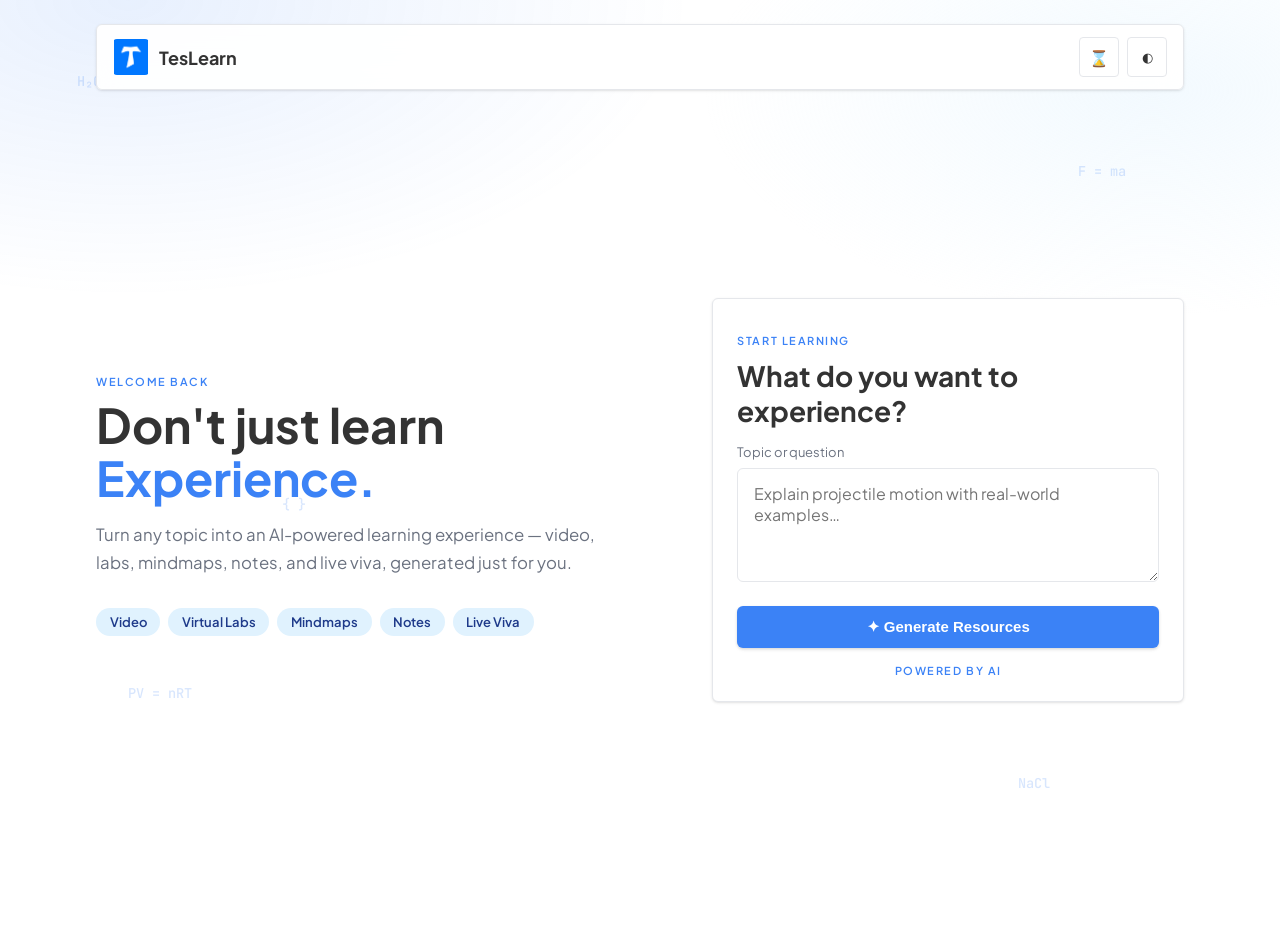
<file: frontend/index.html>
<!DOCTYPE html>
<html lang="en">
<head>
  <meta charset="UTF-8" />
  <meta name="viewport" content="width=device-width, initial-scale=1, viewport-fit=cover" />
  <meta name="theme-color" content="#3b82f6" />
  <title>TesLearn — Learn Anything</title>
  <link rel="icon" href="logo.png" type="image/png" />
  <link rel="apple-touch-icon" href="logo.png" />
  <link rel="stylesheet" href="css/app.css" />
</head>
<body>
  <div class="mesh-bg" aria-hidden="true"></div>
  <div class="float-bg" aria-hidden="true">
    <span style="top:8%;left:6%">H₂O</span>
    <span style="top:18%;right:12%">F = ma</span>
    <span style="bottom:22%;left:10%">PV = nRT</span>
    <span style="top:42%;right:8%">∫ f(x) dx</span>
    <span style="bottom:12%;right:18%">NaCl</span>
    <span style="top:55%;left:22%">{ }</span>
  </div>

  <div class="shell content">
    <div id="nav"></div>

    <div class="hero-grid">
      <section>
        <p class="kicker">Welcome back</p>
        <h1 class="title-xl" style="margin-top:0.5rem">
          Don't just learn<br />
          <span style="color:var(--primary)">Experience.</span>
        </h1>
        <p class="muted" style="margin-top:1rem;max-width:32rem;line-height:1.65;font-size:1.05rem">
          Turn any topic into an AI-powered learning experience — video, labs, mindmaps, notes, and live viva, generated just for you.
        </p>
        <div style="margin-top:2rem;display:flex;flex-wrap:wrap;gap:0.5rem">
          <span class="status-pill">Video</span>
          <span class="status-pill">Virtual Labs</span>
          <span class="status-pill">Mindmaps</span>
          <span class="status-pill">Notes</span>
          <span class="status-pill">Live Viva</span>
        </div>
      </section>

      <section class="card" style="padding:1.5rem">
        <p class="kicker">Start learning</p>
        <h2 class="title-lg" style="margin:0.35rem 0 1rem">What do you want to experience?</h2>
        <label for="topic" class="muted" style="font-size:0.8125rem;display:block;margin-bottom:0.5rem">Topic or question</label>
        <textarea id="topic" class="input-field" rows="4" placeholder="Explain projectile motion with real-world examples…"></textarea>
        <button type="button" class="btn btn-primary" id="go" style="width:100%;margin-top:1.25rem">
          ✦ Generate Resources
        </button>
        <p class="kicker" style="text-align:center;margin-top:1rem;margin-bottom:0">Powered by AI</p>
      </section>
    </div>
  </div>

  <script src="js/ui.js"></script>
  <script src="js/store.js"></script>
  <script>
    UI.mountNav();
    document.getElementById('go').onclick = () => {
      const topic = document.getElementById('topic').value.trim();
      if (!topic) { UI.toast('Please enter a topic first.'); return; }
      Store.topic = topic;
      location.href = 'resources.html';
    };
    document.getElementById('topic').addEventListener('keydown', (e) => {
      if (e.key === 'Enter' && !e.shiftKey) {
        e.preventDefault();
        document.getElementById('go').click();
      }
    });
  </script>
</body>
</html>
</file>
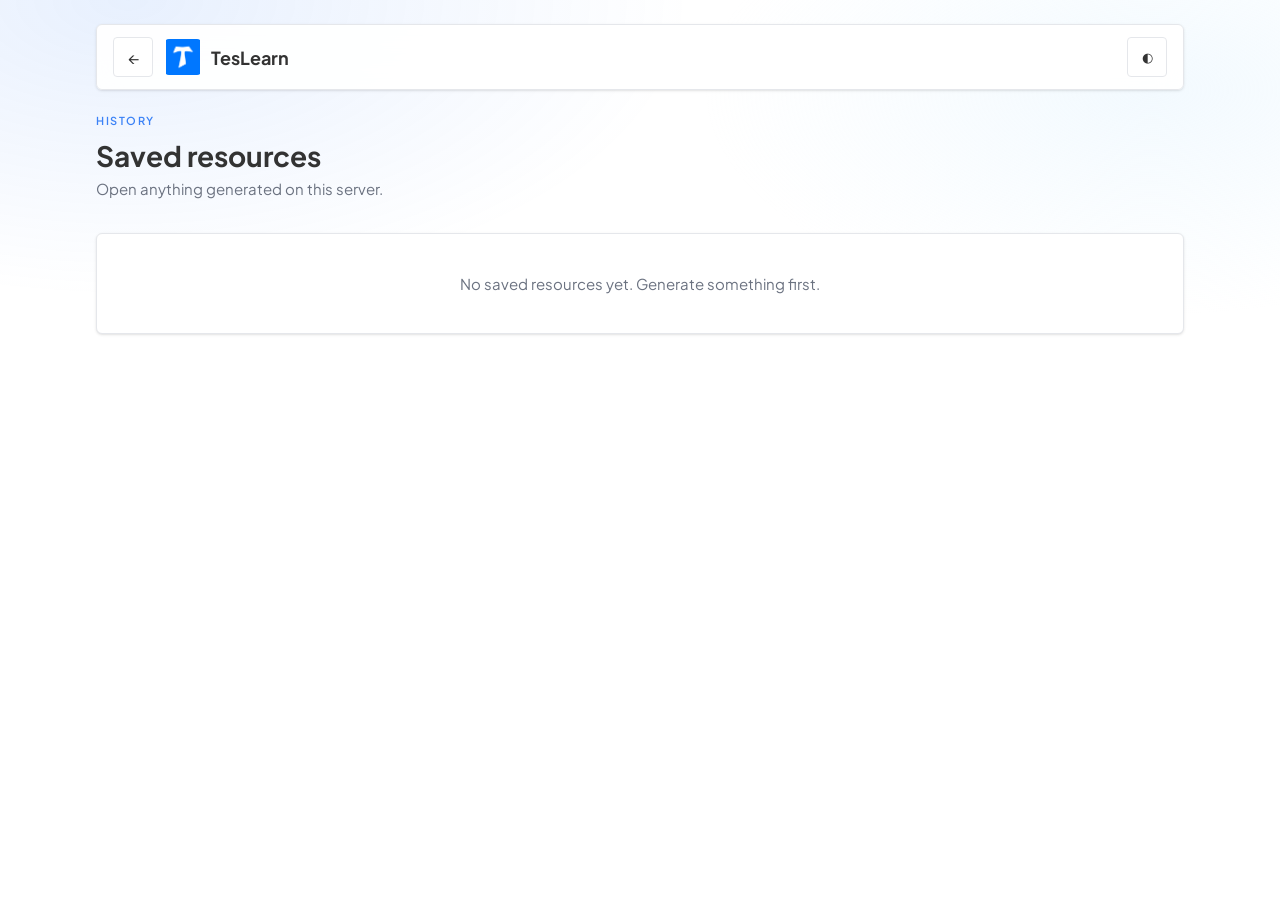
<file: frontend/history.html>
<!DOCTYPE html>
<html lang="en">
<head>
  <meta charset="UTF-8" />
  <meta name="viewport" content="width=device-width, initial-scale=1, viewport-fit=cover" />
  <meta name="theme-color" content="#3b82f6" />
  <title>History — TesLearn</title>
  <link rel="icon" href="logo.png" type="image/png" />
  <link rel="apple-touch-icon" href="logo.png" />
  <link rel="stylesheet" href="css/app.css" />
</head>
<body>
  <div class="mesh-bg" aria-hidden="true"></div>
  <div class="shell content">
    <div id="nav"></div>

    <header class="page-head">
      <p class="kicker">History</p>
      <h1 class="title-lg" style="margin-top:0.35rem">Saved resources</h1>
      <p class="muted">Open anything generated on this server.</p>
    </header>

    <div id="status" class="history-status muted">Loading…</div>
    <div class="history-grid" id="list"></div>
  </div>

  <script src="js/ui.js"></script>
  <script src="js/config.js"></script>
  <script src="js/store.js"></script>
  <script src="js/history.js"></script>
  <script>
    UI.mountNav({ backHref: 'index.html', showHistory: false });

    const listEl = document.getElementById('list');
    const statusEl = document.getElementById('status');

    function openItem(item) {
      Store.topic = item.topic;
      Store.result = item.result;
      location.href = 'result.html';
    }

    function escapeHtml(text) {
      return String(text)
        .replace(/&/g, '&amp;')
        .replace(/</g, '&lt;')
        .replace(/>/g, '&gt;')
        .replace(/"/g, '&quot;');
    }

    function render(items) {
      if (!items.length) {
        statusEl.textContent = '';
        listEl.innerHTML = '<p class="history-empty card">No saved resources yet. Generate something first.</p>';
        return;
      }
      statusEl.innerHTML = `<span class="status-pill">${items.length} saved item${items.length === 1 ? '' : 's'}</span>`;
      listEl.innerHTML = items.map((item) => {
        const meta = TYPE_META[item.type];
        return `
          <a href="#" class="tile card history-card" data-id="${item.type}-${item.id}">
            <div class="tile-icon image">
              <img src="${meta.icon}" alt="${meta.label}" width="52" height="52" loading="lazy" />
            </div>
            <h3>${escapeHtml(item.topic)}</h3>
            <p>${meta.label} · ${meta.sub}</p>
            <span class="history-open" aria-hidden="true">Open →</span>
          </a>`;
      }).join('');

      listEl.querySelectorAll('.history-card').forEach((el, i) => {
        el.addEventListener('click', (e) => {
          e.preventDefault();
          openItem(items[i]);
        });
      });
    }

    (async () => {
      try {
        const items = await loadHistory();
        render(items);
      } catch (e) {
        statusEl.textContent = '';
        listEl.innerHTML = `<p class="alert card">${e.message || String(e)}</p>`;
      }
    })();
  </script>
</body>
</html>
</file>
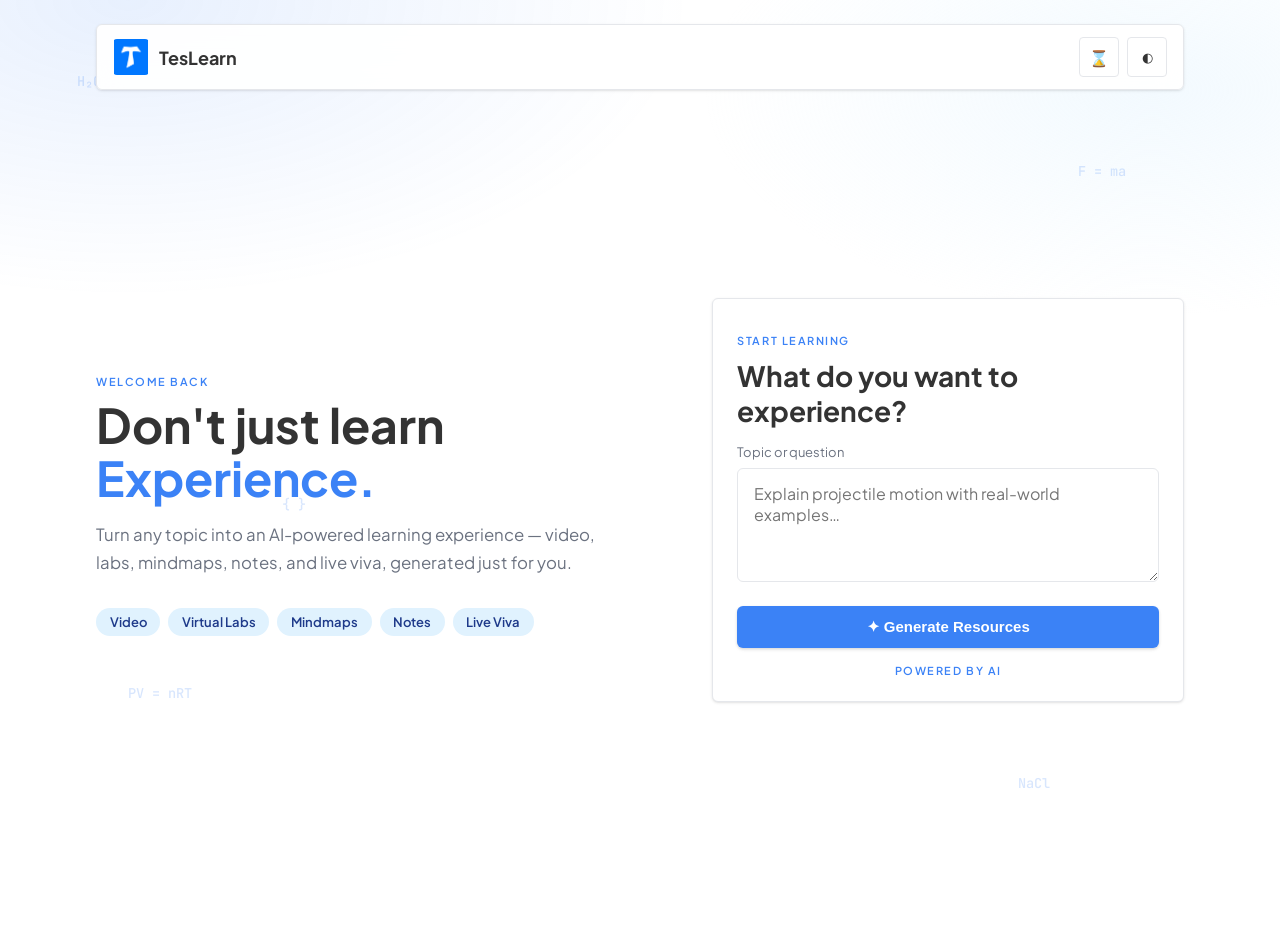
<file: frontend/live.html>
<!DOCTYPE html>
<html lang="en">
<head>
  <meta charset="UTF-8" />
  <meta name="viewport" content="width=device-width, initial-scale=1, viewport-fit=cover" />
  <meta name="theme-color" content="#3b82f6" />
  <title>Live Session — TesLearn</title>
  <link rel="icon" href="logo.png" type="image/png" />
  <link rel="apple-touch-icon" href="logo.png" />
  <link rel="stylesheet" href="css/app.css" />
</head>
<body>
  <div class="mesh-bg" aria-hidden="true"></div>

  <div class="shell shell-narrow content">
    <div id="nav"></div>

    <header class="page-head">
      <p class="kicker" id="kicker">Live</p>
      <h1 class="title-lg" id="title">Topic</h1>
      <p class="muted" id="modeHint">Voice session via Gemini Live API</p>
    </header>

    <div class="live-stage card" id="liveStage">
      <button type="button" class="embed-fs-btn" id="liveFsBtn" aria-label="Enter fullscreen">⛶ Fullscreen</button>

      <div class="live-viva" id="vivaPanel">
        <span class="status-pill" id="status">Starting…</span>

        <div class="live-subtitle-box" id="sub">
          <p class="muted">Examiner questions and AI replies appear here.</p>
        </div>

        <div class="viz" id="viz" aria-hidden="true">
          <span class="viz-bar"></span><span class="viz-bar"></span><span class="viz-bar"></span>
          <span class="viz-bar"></span><span class="viz-bar"></span><span class="viz-bar"></span>
          <span class="viz-bar"></span><span class="viz-bar"></span><span class="viz-bar"></span>
          <span class="viz-bar"></span><span class="viz-bar"></span><span class="viz-bar"></span>
        </div>

        <p id="err" class="alert hidden"></p>
        <p class="muted hint live-hint" id="hint">Starting session on the server…</p>
      </div>

      <div class="live-screen hidden" id="screenPanel">
        <span class="status-pill" id="statusScreen">Starting…</span>
        <video id="cam" class="live-preview hidden" autoplay playsinline muted></video>
        <div class="live-subtitle-box" id="subScreen">
          <p class="muted">AI responses appear here as text subtitles.</p>
        </div>
        <div class="viz" id="vizScreen" aria-hidden="true">
          <span class="viz-bar"></span><span class="viz-bar"></span><span class="viz-bar"></span>
          <span class="viz-bar"></span><span class="viz-bar"></span><span class="viz-bar"></span>
        </div>
        <p id="errScreen" class="alert hidden"></p>
        <p class="muted hint live-hint" id="hintScreen">Starting session on the server…</p>
      </div>

      <button type="button" class="btn btn-ghost live-action-btn hidden" id="sessionBtn">Reconnect</button>
    </div>
  </div>

  <script src="js/ui.js"></script>
  <script src="js/config.js"></script>
  <script src="js/store.js"></script>
  <script src="js/live.js"></script>
  <script>
    UI.mountNav({ backHref: 'resources.html' });
    const mode = new URLSearchParams(location.search).get('mode') || 'viva';
    document.getElementById('modeHint').textContent =
      mode === 'screen'
        ? 'Opens a live session — talk naturally, the AI sees your screen and replies'
        : 'Opens a live viva — talk naturally, the examiner listens and replies';
  </script>
</body>
</html>
</file>
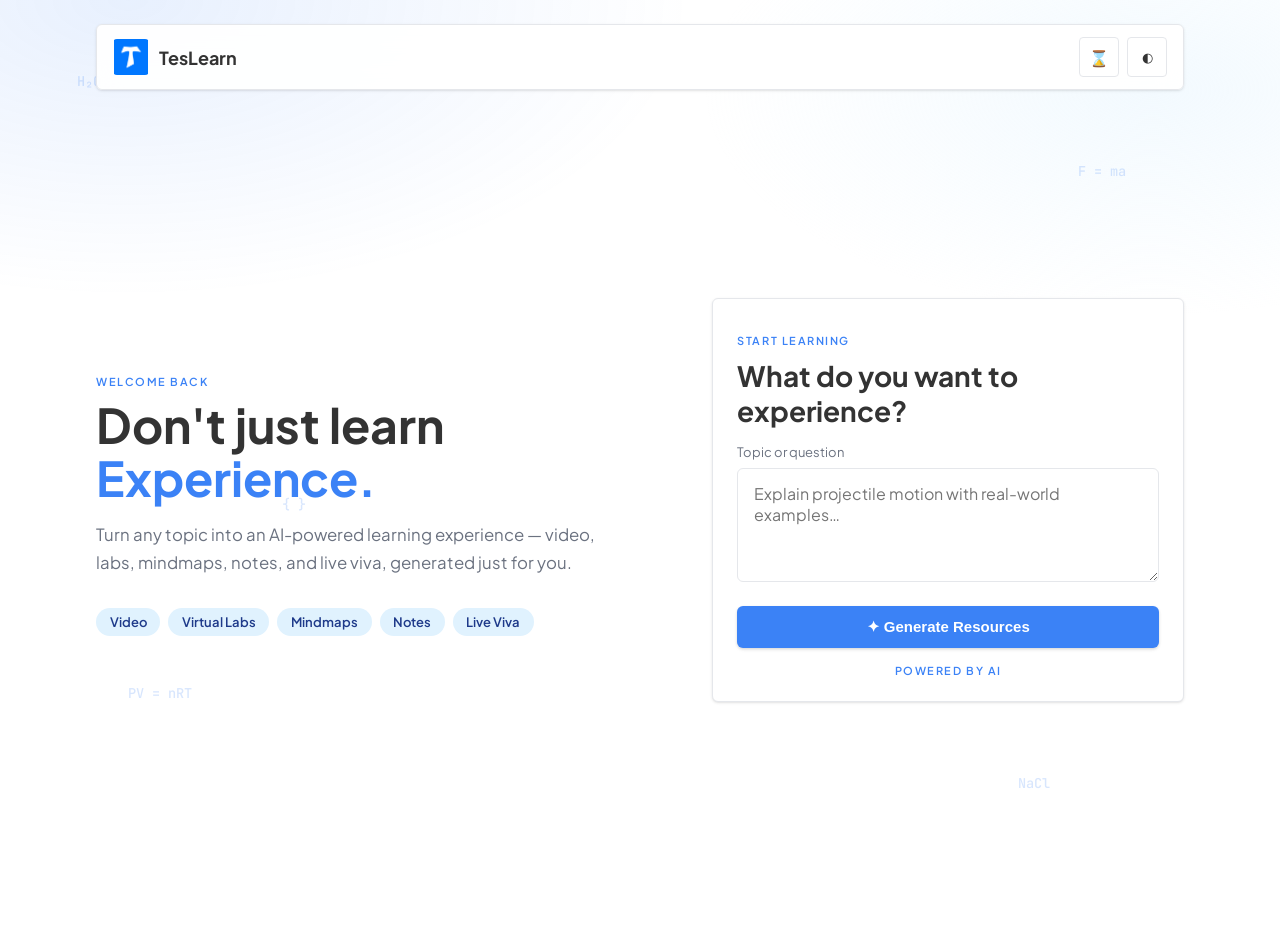
<file: frontend/resources.html>
<!DOCTYPE html>
<html lang="en">
<head>
  <meta charset="UTF-8" />
  <meta name="viewport" content="width=device-width, initial-scale=1, viewport-fit=cover" />
  <meta name="theme-color" content="#3b82f6" />
  <title>Resources — TesLearn</title>
  <link rel="icon" href="logo.png" type="image/png" />
  <link rel="apple-touch-icon" href="logo.png" />
  <link rel="stylesheet" href="css/app.css" />
</head>
<body>
  <div class="mesh-bg" aria-hidden="true"></div>
  <div class="shell content">
    <div id="nav"></div>

    <header style="margin-bottom:1.75rem">
      <p class="kicker">Resources</p>
      <h1 class="title-lg" id="topicLabel" style="margin-top:0.35rem">Your topic</h1>
      <p class="muted" style="margin-top:0.5rem">Pick a format — each one is generated for your topic.</p>
    </header>

    <div class="resource-grid" id="grid"></div>
  </div>

  <script src="js/ui.js"></script>
  <script src="js/store.js"></script>
  <script>
    UI.mountNav({ backHref: 'index.html' });

    const items = [
      { kind: 'video', iconImg: 'video.png', title: 'Video', sub: 'Watch & understand' },
      { kind: 'podcast', iconImg: 'podcast.png', title: 'Podcast', sub: 'Listen on the go' },
      { kind: 'mindmap', iconImg: 'mindmap.png', title: 'Mindmap', sub: 'Visualize concepts' },
      { kind: 'viva', iconImg: 'viva.png', title: 'Live Viva', sub: 'Oral exam practice' },
      { kind: 'screenReader', iconImg: 'screnreader.png', title: 'Screen Reader', sub: 'Camera + voice help' },
      { kind: 'lab', iconImg: 'lab.png', title: 'Virtual Lab', sub: 'Interactive lab' },
      { kind: 'comic', iconImg: 'comic.png', title: 'Comic Book', sub: 'Visual story' },
      { kind: 'notes', iconImg: 'notes.png', title: 'Notes', sub: 'Study-ready notes' },
      { kind: 'chat', iconImg: 'chat.png', title: 'AI Chat', sub: 'Ask anything' },
    ];

    const topic = Store.topic;
    if (!topic) location.href = 'index.html';
    document.getElementById('topicLabel').textContent = topic;

    const grid = document.getElementById('grid');
    items.forEach((item) => {
      const el = document.createElement('a');
      el.className = 'tile card';
      el.href = `loading.html?kind=${item.kind}`;
      const iconHtml = item.iconImg
        ? `<div class="tile-icon image"><img src="${item.iconImg}" alt="${item.title}" /></div>`
        : `<div class="tile-icon">${item.icon}</div>`;
      el.innerHTML = `
        ${iconHtml}
        <h3>${item.title}</h3>
        <p>${item.sub}</p>`;
      grid.appendChild(el);
    });
  </script>
</body>
</html>
</file>
<file: frontend/css/app.css>
@import url('https://fonts.googleapis.com/css2?family=JetBrains+Mono:wght@400;500&family=Plus+Jakarta+Sans:wght@400;500;600;700&display=swap');

:root {
  --background: rgb(255, 255, 255);
  --foreground: rgb(51, 51, 51);
  --card: rgb(255, 255, 255);
  --card-foreground: rgb(51, 51, 51);
  --popover: rgb(255, 255, 255);
  --popover-foreground: rgb(51, 51, 51);
  --primary: rgb(59, 130, 246);
  --primary-foreground: rgb(255, 255, 255);
  --secondary: rgb(243, 244, 246);
  --secondary-foreground: rgb(75, 85, 99);
  --muted: rgb(249, 250, 251);
  --muted-foreground: rgb(107, 114, 128);
  --accent: rgb(224, 242, 254);
  --accent-foreground: rgb(30, 58, 138);
  --destructive: rgb(239, 68, 68);
  --destructive-foreground: rgb(255, 255, 255);
  --border: rgb(229, 231, 235);
  --input: rgb(229, 231, 235);
  --ring: rgb(59, 130, 246);
  --font-sans: 'Plus Jakarta Sans', system-ui, sans-serif;
  --font-serif: 'Plus Jakarta Sans', system-ui, sans-serif;
  --font-mono: 'JetBrains Mono', monospace;
  --radius: 0.375rem;
  --shadow-sm: 0 1px 3px hsl(0 0% 0% / 0.1), 0 1px 2px -1px hsl(0 0% 0% / 0.1);
  --shadow-md: 0 1px 3px hsl(0 0% 0% / 0.1), 0 2px 4px -1px hsl(0 0% 0% / 0.1);
  --shadow-lg: 0 1px 3px hsl(0 0% 0% / 0.1), 0 4px 6px -1px hsl(0 0% 0% / 0.1);
}

.dark {
  --background: rgb(23, 23, 23);
  --foreground: rgb(229, 229, 229);
  --card: rgb(38, 38, 38);
  --card-foreground: rgb(229, 229, 229);
  --popover: rgb(38, 38, 38);
  --popover-foreground: rgb(229, 229, 229);
  --primary: rgb(59, 130, 246);
  --primary-foreground: rgb(255, 255, 255);
  --secondary: rgb(38, 38, 38);
  --secondary-foreground: rgb(229, 229, 229);
  --muted: rgb(31, 31, 31);
  --muted-foreground: rgb(163, 163, 163);
  --accent: rgb(30, 58, 138);
  --accent-foreground: rgb(191, 219, 254);
  --destructive: rgb(239, 68, 68);
  --destructive-foreground: rgb(255, 255, 255);
  --border: rgb(64, 64, 64);
  --input: rgb(64, 64, 64);
  --ring: rgb(59, 130, 246);
}

*, *::before, *::after {
  box-sizing: border-box;
  border-color: var(--border);
}

html { scroll-behavior: smooth; }

body {
  margin: 0;
  min-height: 100dvh;
  font-family: var(--font-sans);
  background: var(--background);
  color: var(--foreground);
  -webkit-font-smoothing: antialiased;
}

.mesh-bg {
  pointer-events: none;
  position: fixed;
  inset: 0;
  z-index: 0;
  background:
    radial-gradient(ellipse 80% 60% at 10% 0%, color-mix(in srgb, var(--primary) 12%, transparent), transparent 55%),
    radial-gradient(ellipse 70% 50% at 90% 10%, color-mix(in srgb, var(--accent) 40%, transparent), transparent 50%);
}

.page-head { margin-bottom: 1.25rem; }
.page-head .muted { margin-top: 0.35rem; font-size: 0.9375rem; }

.shell {
  width: 100%;
  max-width: 28rem;
  margin: 0 auto;
  padding: 1rem 1.25rem 2rem;
}

@media (min-width: 1024px) {
  .shell { max-width: 72rem; padding: 1.5rem 2rem 3rem; }
  .shell-narrow { max-width: 48rem; }
}

.glass-nav {
  display: flex;
  align-items: center;
  justify-content: space-between;
  gap: 1rem;
  padding: 0.75rem 1rem;
  margin-bottom: 1.5rem;
  background: color-mix(in srgb, var(--card) 92%, transparent);
  backdrop-filter: blur(12px);
  border: 1px solid var(--border);
  border-radius: var(--radius);
  box-shadow: var(--shadow-sm);
}

.nav-actions { display: flex; align-items: center; gap: 0.5rem; }

.brand {
  display: flex;
  align-items: center;
  gap: 0.65rem;
  font-weight: 700;
  font-size: 1.125rem;
  color: var(--foreground);
  text-decoration: none;
}

.brand-logo {
  width: 2.25rem;
  height: 2.25rem;
  border-radius: calc(var(--radius) - 2px);
  object-fit: contain;
  display: block;
  flex-shrink: 0;
}

.loading-logo {
  width: 2.75rem;
  height: 2.75rem;
  border-radius: calc(var(--radius) - 2px);
  object-fit: contain;
  margin: 0 auto 0.75rem;
  display: block;
}

.icon-btn {
  display: inline-flex;
  align-items: center;
  justify-content: center;
  width: 2.5rem;
  height: 2.5rem;
  border: 1px solid var(--border);
  border-radius: calc(var(--radius) - 2px);
  background: var(--card);
  color: var(--foreground);
  cursor: pointer;
  text-decoration: none;
  transition: background 0.15s, border-color 0.15s;
}

.icon-btn:hover { background: var(--secondary); border-color: var(--ring); }

.card {
  background: var(--card);
  color: var(--card-foreground);
  border: 1px solid var(--border);
  border-radius: var(--radius);
  box-shadow: var(--shadow-sm);
}

.btn {
  display: inline-flex;
  align-items: center;
  justify-content: center;
  gap: 0.5rem;
  padding: 0.75rem 1.25rem;
  border-radius: var(--radius);
  border: none;
  font-weight: 600;
  font-size: 0.9375rem;
  cursor: pointer;
  transition: transform 0.12s, filter 0.12s;
}

.btn:active { transform: scale(0.98); }
.btn-primary { background: var(--primary); color: var(--primary-foreground); box-shadow: var(--shadow-md); }
.btn-primary:hover { filter: brightness(1.05); }
.btn-ghost { background: transparent; color: var(--muted-foreground); border: 1px solid var(--border); }

.kicker {
  font-size: 0.6875rem;
  font-weight: 600;
  letter-spacing: 0.14em;
  text-transform: uppercase;
  color: var(--primary);
}

.title-xl { font-size: clamp(2rem, 5vw, 3rem); font-weight: 700; line-height: 1.1; margin: 0; }
.title-lg { font-size: clamp(1.35rem, 3vw, 1.75rem); font-weight: 700; margin: 0; }
.muted { color: var(--muted-foreground); }

.input-field {
  width: 100%;
  padding: 0.875rem 1rem;
  border: 1px solid var(--border);
  border-radius: var(--radius);
  background: var(--background);
  color: var(--foreground);
  font: inherit;
  resize: vertical;
  outline: none;
}

.input-field:focus {
  border-color: var(--ring);
  box-shadow: 0 0 0 3px color-mix(in srgb, var(--ring) 20%, transparent);
}

.resource-grid {
  display: grid;
  grid-template-columns: repeat(2, 1fr);
  gap: 0.75rem;
}

@media (min-width: 640px) { .resource-grid { grid-template-columns: repeat(3, 1fr); gap: 1rem; } }
@media (min-width: 1024px) { .resource-grid { grid-template-columns: repeat(4, 1fr); } }

.tile {
  display: flex;
  flex-direction: column;
  padding: 1rem;
  min-height: 8.5rem;
  text-decoration: none;
  color: inherit;
  transition: transform 0.15s, box-shadow 0.15s, border-color 0.15s;
}

.tile:hover {
  transform: translateY(-2px);
  box-shadow: var(--shadow-lg);
  border-color: color-mix(in srgb, var(--primary) 35%, var(--border));
}

.tile-icon {
  width: 2.5rem;
  height: 2.5rem;
  display: grid;
  place-items: center;
  border-radius: calc(var(--radius) - 2px);
  background: var(--accent);
  color: var(--accent-foreground);
  font-size: 1.125rem;
  margin-bottom: 0.75rem;
}

.tile-icon.image { width: 3.25rem; height: 3.25rem; background: transparent; border-radius: 0; }
.tile-icon.image img { width: 100%; height: 100%; object-fit: contain; display: block; }
.tile h3 { margin: 0; font-size: 1rem; font-weight: 600; }
.tile p { margin: 0.35rem 0 0; font-size: 0.8125rem; color: var(--muted-foreground); }

.hero-grid { display: flex; flex-direction: column; gap: 1.5rem; }

@media (min-width: 1024px) {
  .hero-grid {
    display: grid;
    grid-template-columns: 1.1fr 0.9fr;
    gap: 2.5rem;
    align-items: center;
    min-height: calc(100dvh - 8rem);
  }
}

.float-bg { pointer-events: none; position: fixed; inset: 0; overflow: hidden; z-index: 0; }
.float-bg span {
  position: absolute;
  font-family: var(--font-mono);
  font-weight: 500;
  font-size: 0.85rem;
  color: color-mix(in srgb, var(--primary) 20%, transparent);
}

.content { position: relative; z-index: 1; }

.spinner {
  width: 3rem;
  height: 3rem;
  border: 3px solid var(--border);
  border-top-color: var(--primary);
  border-radius: 50%;
  animation: spin 0.75s linear infinite;
}

@keyframes spin { to { transform: rotate(360deg); } }

.progress { width: min(100%, 20rem); height: 0.4rem; background: var(--border); border-radius: 999px; overflow: hidden; }
.progress > div { height: 100%; width: 40%; background: var(--primary); border-radius: 999px; animation: slide 1.4s ease-in-out infinite; }
@keyframes slide { 0% { transform: translateX(-30%); } 100% { transform: translateX(250%); } }

.result-frame { min-height: 22rem; overflow: hidden; border-radius: var(--radius); }
.result-frame iframe { width: 100%; height: min(70vh, 520px); border: 0; }
.result-frame audio { width: calc(100% - 2rem); margin: 1.5rem 1rem; }

.podcast-result {
  padding: 0;
  overflow: hidden;
  background: var(--card);
  min-height: 0;
}

.podcast-player {
  display: flex;
  flex-direction: column;
}

.podcast-thumb {
  width: 100%;
  height: auto;
  display: block;
  vertical-align: top;
}

.podcast-audio-wrap {
  padding: 1rem 1.25rem 1.25rem;
  border-top: 1px solid var(--border);
}

.podcast-audio-wrap audio {
  width: 100%;
  margin: 0;
  display: block;
}

.video-player, .embed-player { position: relative; border-radius: var(--radius); overflow: hidden; }
.video-player { background: #000; }
.embed-player { background: var(--muted); }
.video-player iframe, .embed-player iframe { display: block; width: 100%; height: min(70vh, 520px); border: 0; }
.video-player:fullscreen iframe, .embed-player:fullscreen iframe { height: 100vh; }

.embed-fs-btn, .video-fs-btn {
  position: absolute;
  right: 0.75rem;
  bottom: 0.75rem;
  z-index: 2;
  padding: 0.5rem 0.85rem;
  border: none;
  border-radius: calc(var(--radius) - 2px);
  background: color-mix(in srgb, var(--foreground) 75%, transparent);
  color: var(--card);
  font: inherit;
  font-size: 0.8125rem;
  font-weight: 600;
  cursor: pointer;
}

.markdown-body { padding: 1.25rem 1.5rem; font-size: 0.9375rem; line-height: 1.65; }
.markdown-body h1, .markdown-body h2, .markdown-body h3 { margin: 1rem 0 0.5rem; font-weight: 700; }
.markdown-body p, .markdown-body ul, .markdown-body ol { margin: 0.65rem 0; }
.markdown-body ul, .markdown-body ol { padding-left: 1.25rem; }
.markdown-body code { font-family: var(--font-mono); font-size: 0.85em; padding: 0.12rem 0.35rem; border-radius: 4px; background: var(--muted); }
.markdown-body pre { padding: 0.85rem; background: var(--muted); overflow-x: auto; border-radius: calc(var(--radius) - 2px); }
.markdown-body a { color: var(--primary); }
.markdown-body .katex-display { overflow-x: auto; overflow-y: hidden; padding: 0.35rem 0; }

.comic-panel {
  position: relative;
  margin-bottom: 0.75rem;
  border-radius: calc(var(--radius) - 2px);
  overflow: hidden;
  background: var(--muted);
}
.comic-panel img { width: 100%; display: block; }

/* Comic book reader */
.comic-book {
  display: flex;
  flex-direction: column;
  align-items: center;
  gap: 0.85rem;
  padding: 0.5rem 0 0.25rem;
  user-select: none;
}

.comic-book-shell {
  position: relative;
  width: min(100%, 720px);
  padding: 0.65rem 0.85rem 0.65rem 1.1rem;
  border-radius: 6px 14px 14px 6px;
  background: linear-gradient(135deg, #8b5e3c 0%, #6b4428 45%, #4a2f1a 100%);
  box-shadow:
    0 18px 40px color-mix(in srgb, var(--foreground) 22%, transparent),
    inset 0 1px 0 color-mix(in srgb, #fff 18%, transparent);
}

.comic-book-spine {
  position: absolute;
  left: 0.35rem;
  top: 0.5rem;
  bottom: 0.5rem;
  width: 0.55rem;
  border-radius: 3px;
  background: linear-gradient(90deg, #3d2514, #6b4428 40%, #3d2514);
  box-shadow: inset -2px 0 4px rgba(0, 0, 0, 0.35);
}

.comic-book-edge {
  position: absolute;
  right: 0.55rem;
  top: 0.85rem;
  bottom: 0.85rem;
  width: 3px;
  border-radius: 2px;
  background: linear-gradient(180deg, #f5f0e6, #e8dcc8 50%, #f5f0e6);
  opacity: 0.85;
}

.comic-book-viewport {
  position: relative;
  width: 100%;
  aspect-ratio: 3 / 2;
  perspective: 2000px;
  border-radius: 2px 8px 8px 2px;
  overflow: hidden;
  background: #f7f2e8;
  box-shadow:
    inset 0 0 0 1px color-mix(in srgb, #000 8%, transparent),
    inset 8px 0 16px color-mix(in srgb, #000 6%, transparent);
}

.comic-book-viewport--spread { aspect-ratio: 16 / 10; }

.comic-book-layer {
  position: absolute;
  inset: 0;
  background: #fffef9;
}

.comic-book-layer--base { z-index: 1; }

.comic-book-layer--flip {
  z-index: 3;
  transform-origin: left center;
  transform: rotateY(0deg);
  transition: transform 0.75s cubic-bezier(0.45, 0.05, 0.25, 1);
  box-shadow: 4px 0 18px color-mix(in srgb, #000 18%, transparent);
  transform-style: preserve-3d;
  backface-visibility: hidden;
}

.comic-book-layer--flip.is-idle {
  visibility: hidden;
  pointer-events: none;
  z-index: 0;
  transition: none;
  box-shadow: none;
}

.comic-book-layer--flip.is-turning-forward {
  transform: rotateY(-180deg);
}

.comic-book-layer--flip.is-turning-backward-start {
  transform: rotateY(-180deg);
  transition: none;
}

.comic-book-layer--flip.is-turning-backward {
  transform: rotateY(0deg);
  transition: transform 0.75s cubic-bezier(0.45, 0.05, 0.25, 1);
}

.comic-spread {
  display: grid;
  grid-template-columns: 1fr 3px 1fr;
  width: 100%;
  height: 100%;
  background: #fffef9;
}

.comic-spread-gutter {
  background: linear-gradient(90deg, color-mix(in srgb, #000 10%, transparent), color-mix(in srgb, #000 4%, transparent), color-mix(in srgb, #000 10%, transparent));
  box-shadow: inset 0 0 8px color-mix(in srgb, #000 12%, transparent);
}

.comic-page {
  position: relative;
  min-width: 0;
  height: 100%;
  background: #fffef9;
}

.comic-page--blank {
  background: linear-gradient(135deg, #fffef9, #f3ead8);
}

.comic-page-inner {
  position: relative;
  width: 100%;
  height: 100%;
  background: #fffef9;
}

.comic-page-inner img {
  width: 100%;
  height: 100%;
  object-fit: contain;
  display: block;
  background: #fffef9;
}

.comic-page-num {
  position: absolute;
  bottom: 0.55rem;
  right: 0.65rem;
  padding: 0.2rem 0.45rem;
  border-radius: 999px;
  font-size: 0.6875rem;
  font-weight: 600;
  color: color-mix(in srgb, var(--foreground) 70%, transparent);
  background: color-mix(in srgb, #fff 82%, transparent);
}

.comic-hit {
  position: absolute;
  top: 0;
  bottom: 0;
  width: 38%;
  z-index: 4;
  border: none;
  background: transparent;
  cursor: pointer;
}

.comic-hit--prev { left: 0; }
.comic-hit--next { right: 0; }
.comic-hit:disabled { cursor: default; }

.comic-book-title {
  margin: 0;
  font-size: 0.875rem;
  font-weight: 600;
  color: var(--muted-foreground);
  text-align: center;
}

.comic-book-toolbar {
  display: flex;
  align-items: center;
  justify-content: center;
  gap: 0.75rem;
  width: 100%;
  max-width: 720px;
}

.comic-book-indicator {
  min-width: 4.5rem;
  text-align: center;
  font-size: 0.8125rem;
  font-weight: 600;
  color: var(--muted-foreground);
}

.comic-book-toolbar .btn { min-width: 5.5rem; }
.comic-book-toolbar .btn:disabled { opacity: 0.45; cursor: not-allowed; }

.result-frame.comic-result {
  padding: 1rem;
  overflow: visible;
  background: transparent;
  border: none;
  box-shadow: none;
}

.comic-caption {
  position: absolute;
  top: 0.65rem;
  left: 0.65rem;
  right: 0.65rem;
  padding: 0.4rem 0.65rem;
  border-radius: calc(var(--radius) - 2px);
  background: color-mix(in srgb, var(--foreground) 72%, transparent);
  color: var(--card);
  font-size: 0.8125rem;
  font-style: italic;
  line-height: 1.4;
}
.comic-dialogue {
  position: absolute;
  bottom: 0.85rem;
  left: 0.85rem;
  max-width: min(75%, 18rem);
  padding: 0.55rem 0.8rem;
  border-radius: 14px 14px 14px 4px;
  background: var(--card);
  color: var(--foreground);
  font-size: 0.875rem;
  font-weight: 600;
  line-height: 1.45;
  box-shadow: var(--shadow-md);
  border: 2px solid var(--foreground);
}

.chat-layout { display: flex; flex-direction: column; height: calc(100dvh - 7rem); max-height: 720px; }
.chat-messages { flex: 1; overflow-y: auto; display: flex; flex-direction: column; gap: 0.75rem; padding: 1rem; }
.chat-bubble { max-width: min(85%, 28rem); padding: 0.85rem 1rem; border-radius: var(--radius); font-size: 0.9375rem; line-height: 1.55; word-break: break-word; }
.chat-bubble.user { align-self: flex-end; background: var(--primary); color: var(--primary-foreground); }
.chat-bubble.assistant { align-self: flex-start; background: var(--muted); border: 1px solid var(--border); }
.chat-bubble.typing { color: var(--muted-foreground); font-style: italic; }
.chat-bubble .markdown-body { padding: 0; }
.chat-input-bar { display: flex; gap: 0.5rem; padding: 0.85rem 1rem; border-top: 1px solid var(--border); }
.chat-input-bar .input-field { flex: 1; min-height: 2.75rem; }

.loading-page .loading-card { margin-top: 1.5rem; padding: 2rem 1.5rem; text-align: center; }
.lottie-wrap { width: min(100%, 220px); height: 220px; margin: 0 auto; }
.eta-wrap { margin-top: 1rem; max-width: 16rem; margin-inline: auto; }
.eta { margin: 0; font-size: 0.875rem; font-weight: 600; color: var(--primary); }
.eta-bar {
  margin-top: 0.5rem;
  height: 4px;
  border-radius: 999px;
  background: var(--border);
  overflow: hidden;
}
.eta-bar-fill {
  height: 100%;
  width: 0%;
  border-radius: inherit;
  background: var(--primary);
  transition: width 0.9s ease;
}
.load-steps { list-style: none; padding: 0; margin: 1.75rem auto 0; max-width: 16rem; text-align: left; }
.load-steps li { padding: 0.45rem 0; font-size: 0.8125rem; color: var(--muted-foreground); }
.load-steps li.active { color: var(--foreground); font-weight: 600; }

.live-panel { display: grid; gap: 1.5rem; padding: 1.5rem; }
@media (min-width: 900px) { .live-panel { grid-template-columns: 1.2fr 0.8fr; align-items: center; } }

.live-stage {
  position: relative;
  padding: 1.25rem;
  display: flex;
  flex-direction: column;
  gap: 0;
}

.live-viva,
.live-screen {
  display: flex;
  flex-direction: column;
  gap: 1rem;
}

.live-subtitle-box {
  min-height: 5.5rem;
  padding: 1rem 1.1rem;
  border-radius: var(--radius);
  background: var(--muted);
  font-size: 0.9375rem;
  line-height: 1.55;
}

.live-subtitle-box p { margin: 0; }

.live-hint {
  margin: 0;
  text-align: center;
  font-size: 0.8125rem;
}

.live-stage:fullscreen {
  display: flex;
  flex-direction: column;
  justify-content: center;
  max-height: 100vh;
  overflow: auto;
  border-radius: 0;
  padding: 2rem;
}

.live-action-btn {
  width: 100%;
  min-height: 3rem;
  font-size: 1rem;
  font-weight: 600;
}
.live-action-btn.on { background: var(--destructive); border-color: var(--destructive); }
.live-action-btn:disabled { opacity: 0.55; cursor: not-allowed; }

.status-pill.ready {
  background: color-mix(in srgb, var(--primary) 14%, var(--card));
  color: var(--primary);
}

.status-pill.live {
  background: color-mix(in srgb, var(--destructive) 14%, var(--card));
  color: var(--destructive);
}

.live-preview { width: 100%; max-height: 280px; border-radius: var(--radius); background: var(--muted); object-fit: contain; }
.subtitle { min-height: 5rem; margin-top: 1rem; padding: 1rem; border-radius: var(--radius); background: var(--muted); font-size: 0.9375rem; }
.viz { display: flex; align-items: flex-end; justify-content: center; gap: 4px; height: 2.5rem; }
.viz.active .viz-bar { animation: viz-pulse 0.9s ease-in-out infinite alternate; }
.viz.active .viz-bar:nth-child(odd) { animation-delay: 0.15s; }
.viz.active .viz-bar:nth-child(3n) { animation-delay: 0.3s; }
@keyframes viz-pulse {
  from { height: 12%; }
  to { height: 88%; }
}
.viz-bar { width: 5px; height: 12%; border-radius: 999px; background: var(--primary); transition: height 0.08s; }
.mic-wrap { position: relative; width: 5.5rem; height: 5.5rem; display: grid; place-items: center; }
.mic-ring.live { position: absolute; inset: 0; border-radius: 50%; border: 2px solid var(--destructive); animation: pulse-ring 1.4s ease-out infinite; }
@keyframes pulse-ring { 0% { transform: scale(1); opacity: 1; } 100% { transform: scale(1.35); opacity: 0; } }
.mic-btn { width: 4.25rem; height: 4.25rem; border-radius: 50%; border: none; background: var(--primary); color: var(--primary-foreground); cursor: pointer; box-shadow: var(--shadow-lg); }
.mic-btn.on { background: var(--destructive); }
.record-btn.on { background: var(--destructive); }

.alert { padding: 0.75rem 1rem; border-radius: var(--radius); background: color-mix(in srgb, var(--destructive) 12%, var(--card)); color: var(--destructive); font-size: 0.875rem; }
.hidden { display: none !important; }
.status-pill { display: inline-block; padding: 0.35rem 0.85rem; border-radius: 999px; font-size: 0.8125rem; font-weight: 600; background: var(--accent); color: var(--accent-foreground); }

/* History */
.history-status { margin-bottom: 1.25rem; }

.history-grid {
  display: grid;
  grid-template-columns: repeat(2, 1fr);
  gap: 0.75rem;
}

@media (min-width: 640px) {
  .history-grid { grid-template-columns: repeat(3, 1fr); gap: 1rem; }
}

@media (min-width: 1024px) {
  .history-grid { grid-template-columns: repeat(4, 1fr); }
}

.history-card {
  cursor: pointer;
  min-height: 9.5rem;
  position: relative;
}

.history-card h3 {
  display: -webkit-box;
  -webkit-line-clamp: 2;
  -webkit-box-orient: vertical;
  overflow: hidden;
  line-height: 1.35;
}

.history-card .history-open {
  margin-top: auto;
  padding-top: 0.65rem;
  font-size: 0.8125rem;
  font-weight: 600;
  color: var(--primary);
}

.history-empty {
  grid-column: 1 / -1;
  padding: 2.5rem 1rem;
  text-align: center;
  color: var(--muted-foreground);
  font-size: 0.9375rem;
}
</file>
